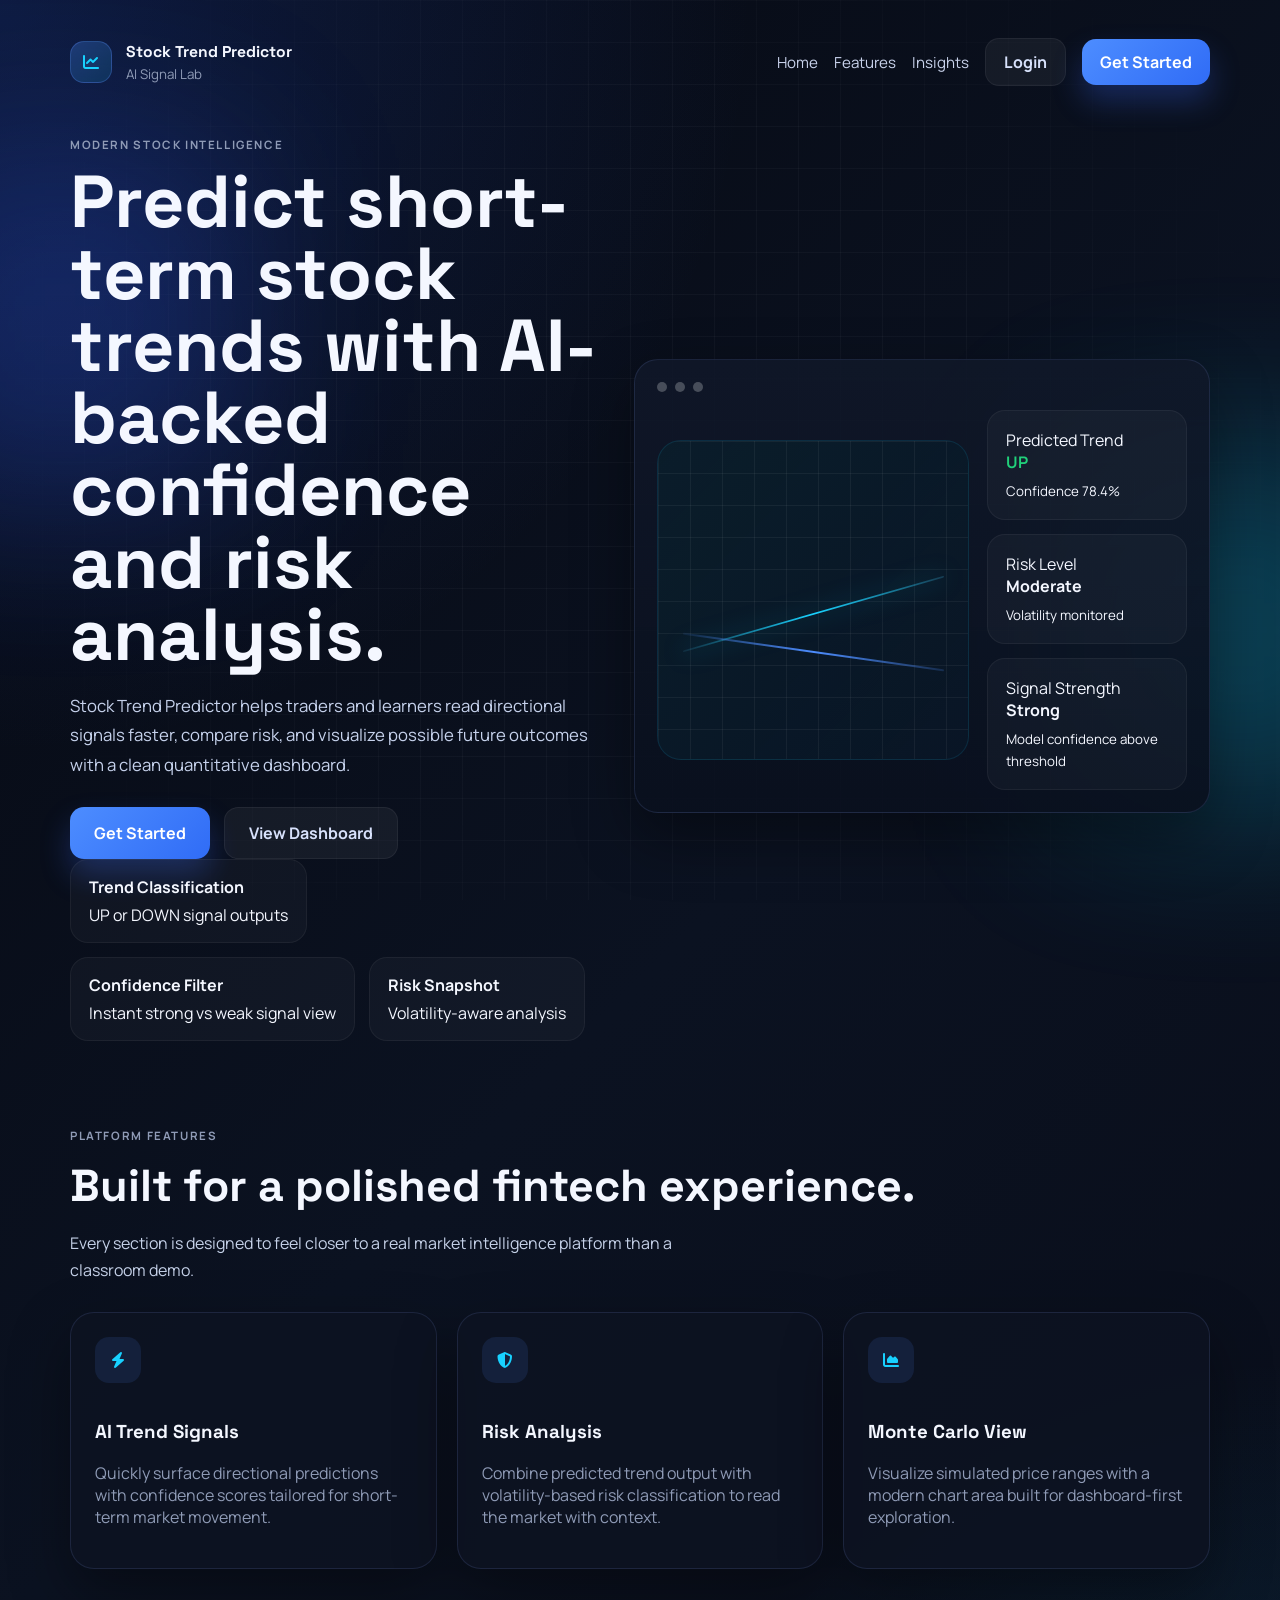
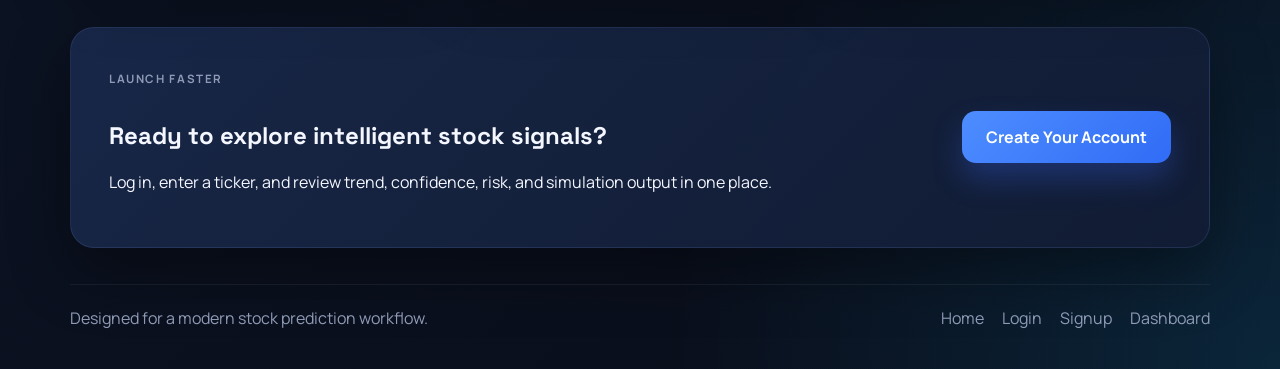
<file: index.html>
<!DOCTYPE html>
<html lang="en">
<head>
    <meta charset="UTF-8">
    <meta name="viewport" content="width=device-width, initial-scale=1.0">
    <title>Stock Trend Predictor</title>
    <link rel="preconnect" href="https://fonts.googleapis.com">
    <link rel="preconnect" href="https://fonts.gstatic.com" crossorigin>
    <link href="https://fonts.googleapis.com/css2?family=Space+Grotesk:wght@400;500;700&family=Manrope:wght@400;500;700;800&display=swap" rel="stylesheet">
    <link rel="stylesheet" href="https://cdnjs.cloudflare.com/ajax/libs/font-awesome/6.5.2/css/all.min.css">
    <meta http-equiv="Cache-Control" content="no-cache, no-store, must-revalidate">
    <meta http-equiv="Pragma" content="no-cache">
    <meta http-equiv="Expires" content="0">
    <link rel="stylesheet" href="style.css?v=4">
</head>
<body class="theme-shell" data-page="landing">
    <div class="page-glow glow-left"></div>
    <div class="page-glow glow-right"></div>

    <div class="site-frame">
        <header class="top-nav">
            <a href="index.html" class="brand">
                <span class="brand-mark"><i class="fa-solid fa-chart-line"></i></span>
                <span class="brand-copy">
                    <strong>Stock Trend Predictor</strong>
                    <small>AI Signal Lab</small>
                </span>
            </a>

            <nav class="nav-links">
                <a href="index.html">Home</a>
                <a href="#features">Features</a>
                <a href="#insights">Insights</a>
                <a href="login.html" class="button button-ghost">Login</a>
                <a href="signup.html" class="button button-primary">Get Started</a>
            </nav>

            <button class="menu-toggle" type="button" aria-label="Toggle Menu">
                <i class="fa-solid fa-bars"></i>
            </button>
        </header>

        <main>
            <section class="hero-grid">
                <div class="hero-copy">
                    <span class="eyebrow">Modern stock intelligence</span>
                    <h1>Predict short-term stock trends with AI-backed confidence and risk analysis.</h1>
                    <p>
                        Stock Trend Predictor helps traders and learners read directional signals faster,
                        compare risk, and visualize possible future outcomes with a clean quantitative dashboard.
                    </p>

                    <div class="hero-actions">
                        <a href="login.html" class="button button-primary button-large">Get Started</a>
                        <a href="dashboard.html" class="button button-ghost button-large">View Dashboard</a>
                    </div>

                    <div class="hero-stats">
                        <article class="stat-pill">
                            <strong>Trend Classification</strong>
                            <span>UP or DOWN signal outputs</span>
                        </article>
                        <article class="stat-pill">
                            <strong>Confidence Filter</strong>
                            <span>Instant strong vs weak signal view</span>
                        </article>
                        <article class="stat-pill">
                            <strong>Risk Snapshot</strong>
                            <span>Volatility-aware analysis</span>
                        </article>
                    </div>
                </div>

                <div class="hero-panel card glass-card">
                    <div class="panel-header">
                        <span class="panel-dot"></span>
                        <span class="panel-dot"></span>
                        <span class="panel-dot"></span>
                    </div>

                    <div class="hero-visual">
                        <div class="visual-chart">
                            <div class="chart-grid"></div>
                            <div class="chart-line chart-line-primary"></div>
                            <div class="chart-line chart-line-secondary"></div>
                            <div class="chart-bars">
                                <span></span>
                                <span></span>
                                <span></span>
                                <span></span>
                                <span></span>
                            </div>
                        </div>

                        <div class="hero-sidecards">
                            <article class="mini-card">
                                <span>Predicted Trend</span>
                                <strong class="positive-text">UP</strong>
                                <small>Confidence 78.4%</small>
                            </article>
                            <article class="mini-card">
                                <span>Risk Level</span>
                                <strong>Moderate</strong>
                                <small>Volatility monitored</small>
                            </article>
                            <article class="mini-card">
                                <span>Signal Strength</span>
                                <strong>Strong</strong>
                                <small>Model confidence above threshold</small>
                            </article>
                        </div>
                    </div>
                </div>
            </section>

            <section id="features" class="content-section">
                <div class="section-heading">
                    <span class="eyebrow">Platform features</span>
                    <h2>Built for a polished fintech experience.</h2>
                    <p>Every section is designed to feel closer to a real market intelligence platform than a classroom demo.</p>
                </div>

                <div class="feature-grid">
                    <article class="card feature-card">
                        <i class="fa-solid fa-bolt"></i>
                        <h3>AI Trend Signals</h3>
                        <p>Quickly surface directional predictions with confidence scores tailored for short-term market movement.</p>
                    </article>
                    <article class="card feature-card">
                        <i class="fa-solid fa-shield-halved"></i>
                        <h3>Risk Analysis</h3>
                        <p>Combine predicted trend output with volatility-based risk classification to read the market with context.</p>
                    </article>
                    <article class="card feature-card">
                        <i class="fa-solid fa-chart-area"></i>
                        <h3>Monte Carlo View</h3>
                        <p>Visualize simulated price ranges with a modern chart area built for dashboard-first exploration.</p>
                    </article>
                </div>
            </section>

            <section id="insights" class="callout card">
                <div>
                    <span class="eyebrow">Launch faster</span>
                    <h2>Ready to explore intelligent stock signals?</h2>
                    <p>Log in, enter a ticker, and review trend, confidence, risk, and simulation output in one place.</p>
                </div>
                <a href="signup.html" class="button button-primary button-large">Create Your Account</a>
            </section>
        </main>

        <footer class="site-footer">
            <span>Designed for a modern stock prediction workflow.</span>
            <div class="footer-links">
                <a href="index.html">Home</a>
                <a href="login.html">Login</a>
                <a href="signup.html">Signup</a>
                <a href="dashboard.html">Dashboard</a>
            </div>
        </footer>
    </div>

    <script src="script.js?v=4"></script>
</body>
</html>
</file>
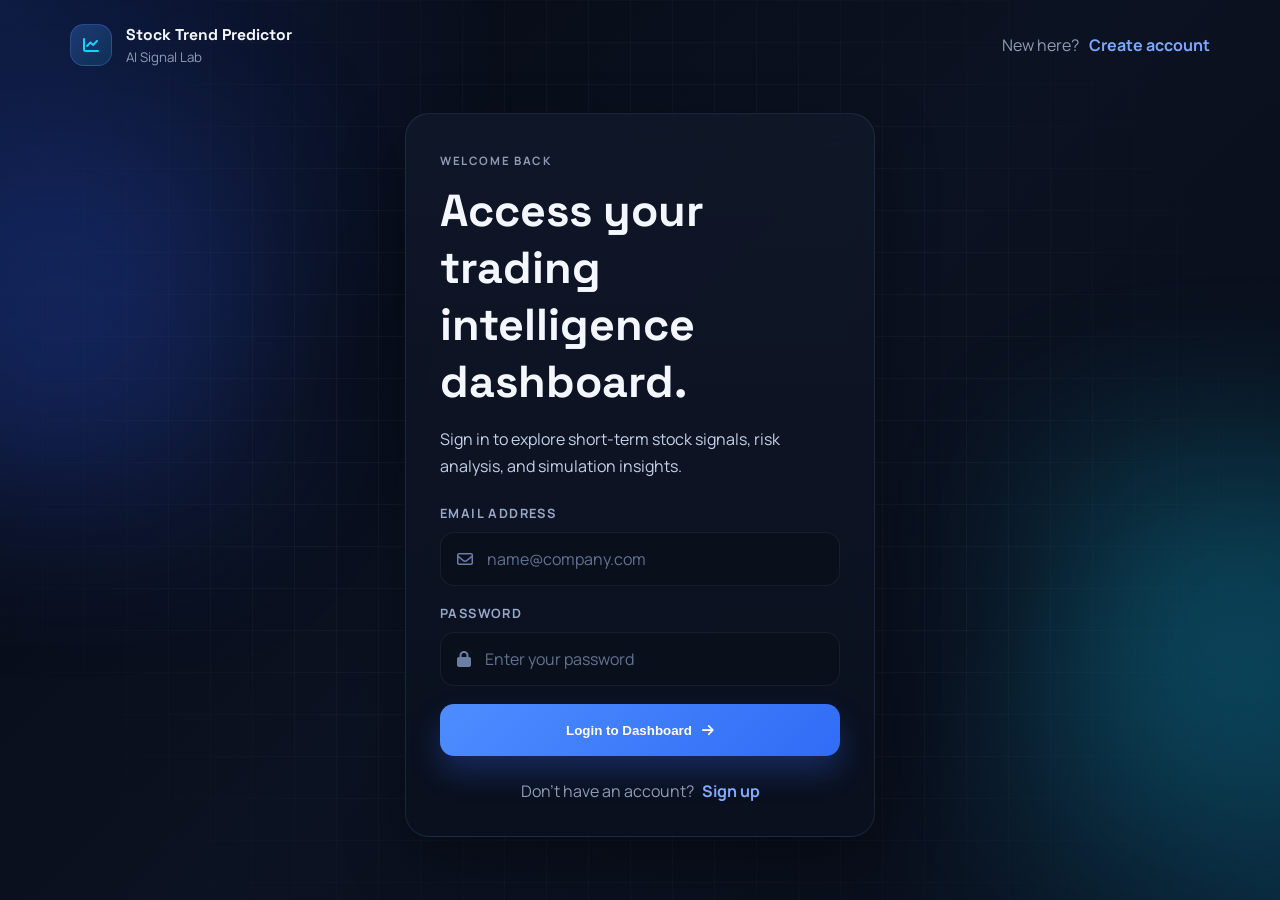
<file: login.html>
<!DOCTYPE html>
<html lang="en">
<head>
    <meta charset="UTF-8">
    <meta name="viewport" content="width=device-width, initial-scale=1.0">
    <title>Login | Stock Trend Predictor</title>
    <link rel="preconnect" href="https://fonts.googleapis.com">
    <link rel="preconnect" href="https://fonts.gstatic.com" crossorigin>
    <link href="https://fonts.googleapis.com/css2?family=Space+Grotesk:wght@400;500;700&family=Manrope:wght@400;500;700;800&display=swap" rel="stylesheet">
    <link rel="stylesheet" href="https://cdnjs.cloudflare.com/ajax/libs/font-awesome/6.5.2/css/all.min.css">
    <meta http-equiv="Cache-Control" content="no-cache, no-store, must-revalidate">
    <meta http-equiv="Pragma" content="no-cache">
    <meta http-equiv="Expires" content="0">
    <link rel="stylesheet" href="style.css?v=4">
</head>
<body class="theme-shell auth-shell" data-page="login">
    <div class="page-glow glow-left"></div>
    <div class="page-glow glow-right"></div>

    <header class="auth-topline">
        <a href="index.html" class="brand">
            <span class="brand-mark"><i class="fa-solid fa-chart-line"></i></span>
            <span class="brand-copy">
                <strong>Stock Trend Predictor</strong>
                <small>AI Signal Lab</small>
            </span>
        </a>
        <div class="auth-top-actions">
            <span>New here?</span>
            <a href="signup.html">Create account</a>
        </div>
    </header>

    <main class="auth-layout">
        <section class="auth-card card glass-card">
            <span class="eyebrow">Welcome back</span>
            <h1>Access your trading intelligence dashboard.</h1>
            <p>Sign in to explore short-term stock signals, risk analysis, and simulation insights.</p>

            <form class="auth-form" id="loginForm">
                <label class="input-group">
                    <span>Email Address</span>
                    <div class="input-wrap">
                        <i class="fa-regular fa-envelope"></i>
                        <input type="email" id="loginEmail" placeholder="name@company.com" required>
                    </div>
                </label>

                <label class="input-group">
                    <span>Password</span>
                    <div class="input-wrap">
                        <i class="fa-solid fa-lock"></i>
                        <input type="password" id="loginPassword" placeholder="Enter your password" required>
                    </div>
                </label>

                <p class="form-message error-message" id="loginError">Invalid email or password. Please try again.</p>

                <button type="submit" class="button button-primary button-large button-block">
                    Login to Dashboard
                    <i class="fa-solid fa-arrow-right"></i>
                </button>
            </form>

            <div class="auth-footer-note">
                <span>Don't have an account?</span>
                <a href="signup.html">Sign up</a>
            </div>
        </section>
    </main>

    <script src="script.js?v=4"></script>
</body>
</html>
</file>
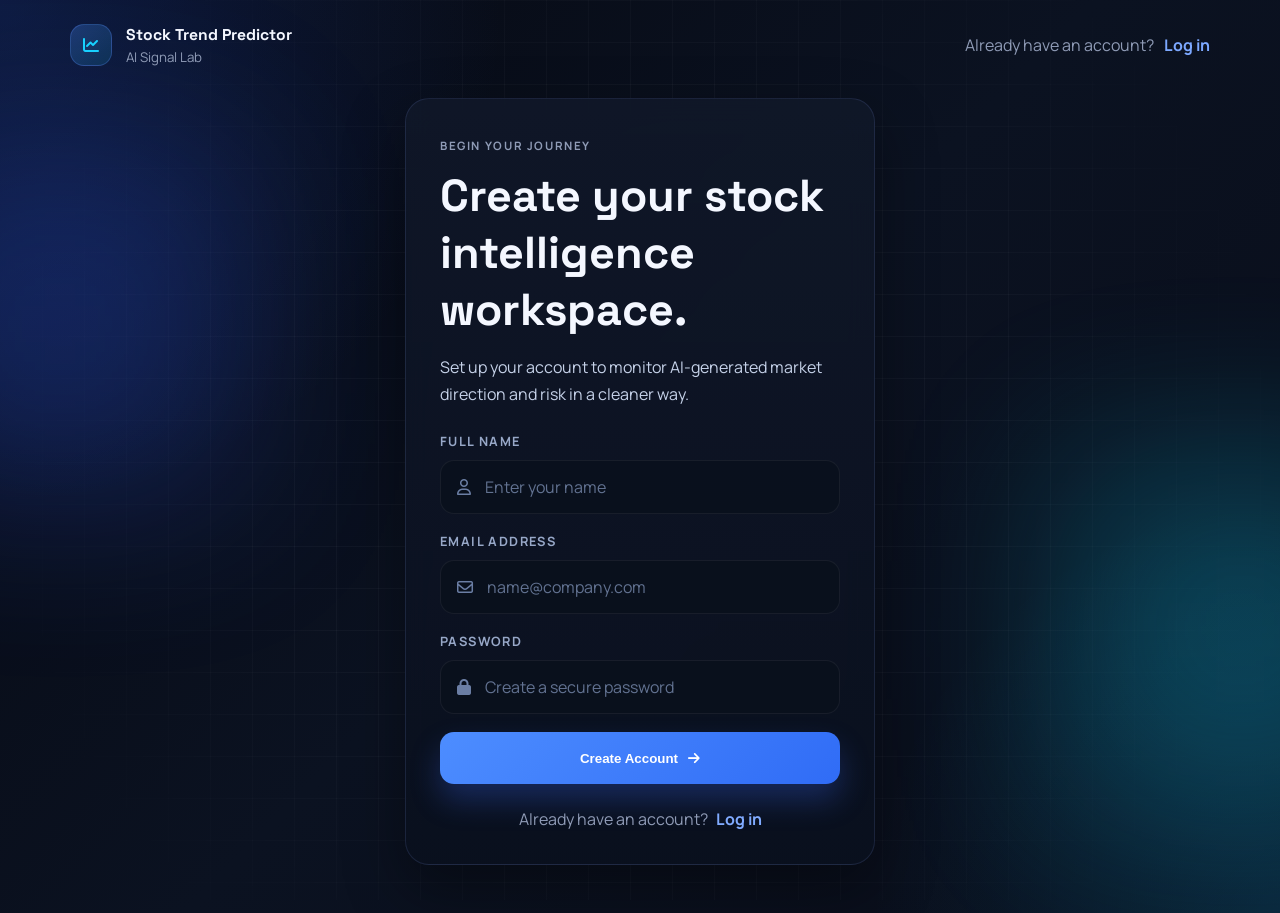
<file: signup.html>
<!DOCTYPE html>
<html lang="en">
<head>
    <meta charset="UTF-8">
    <meta name="viewport" content="width=device-width, initial-scale=1.0">
    <title>Signup | Stock Trend Predictor</title>
    <link rel="preconnect" href="https://fonts.googleapis.com">
    <link rel="preconnect" href="https://fonts.gstatic.com" crossorigin>
    <link href="https://fonts.googleapis.com/css2?family=Space+Grotesk:wght@400;500;700&family=Manrope:wght@400;500;700;800&display=swap" rel="stylesheet">
    <link rel="stylesheet" href="https://cdnjs.cloudflare.com/ajax/libs/font-awesome/6.5.2/css/all.min.css">
    <meta http-equiv="Cache-Control" content="no-cache, no-store, must-revalidate">
    <meta http-equiv="Pragma" content="no-cache">
    <meta http-equiv="Expires" content="0">
    <link rel="stylesheet" href="style.css?v=4">
</head>
<body class="theme-shell auth-shell" data-page="signup">
    <div class="page-glow glow-left"></div>
    <div class="page-glow glow-right"></div>

    <header class="auth-topline">
        <a href="index.html" class="brand">
            <span class="brand-mark"><i class="fa-solid fa-chart-line"></i></span>
            <span class="brand-copy">
                <strong>Stock Trend Predictor</strong>
                <small>AI Signal Lab</small>
            </span>
        </a>
        <div class="auth-top-actions">
            <span>Already have an account?</span>
            <a href="login.html">Log in</a>
        </div>
    </header>

    <main class="auth-layout">
        <section class="auth-card card glass-card">
            <span class="eyebrow">Begin your journey</span>
            <h1>Create your stock intelligence workspace.</h1>
            <p>Set up your account to monitor AI-generated market direction and risk in a cleaner way.</p>

            <form class="auth-form" id="signupForm">
                <label class="input-group">
                    <span>Full Name</span>
                    <div class="input-wrap">
                        <i class="fa-regular fa-user"></i>
                        <input type="text" id="signupName" placeholder="Enter your name" required>
                    </div>
                </label>

                <label class="input-group">
                    <span>Email Address</span>
                    <div class="input-wrap">
                        <i class="fa-regular fa-envelope"></i>
                        <input type="email" id="signupEmail" placeholder="name@company.com" required>
                    </div>
                </label>

                <label class="input-group">
                    <span>Password</span>
                    <div class="input-wrap">
                        <i class="fa-solid fa-lock"></i>
                        <input type="password" id="signupPassword" placeholder="Create a secure password" required>
                    </div>
                </label>

                <button type="submit" class="button button-primary button-large button-block">
                    Create Account
                    <i class="fa-solid fa-arrow-right"></i>
                </button>
            </form>

            <div class="auth-footer-note">
                <span>Already have an account?</span>
                <a href="login.html">Log in</a>
            </div>
        </section>
    </main>

    <script src="script.js?v=4"></script>
</body>
</html>
</file>
<file: style.css>
:root {
    --bg: #070b16;
    --panel: rgba(14, 21, 37, 0.82);
    --border: rgba(104, 130, 196, 0.18);
    --text: #f4f7ff;
    --muted: #8f9bb6;
    --primary: #4d8dff;
    --primary-strong: #306cf6;
    --accent: #18d1ff;
    --success: #21d07a;
    --danger: #ff5f7d;
    --shadow: 0 24px 60px rgba(0, 0, 0, 0.38);
    --radius: 24px;
    --container: 1180px;
}

* { box-sizing: border-box; }
html { scroll-behavior: smooth; }

body {
    margin: 0;
    min-height: 100vh;
    font-family: "Manrope", sans-serif;
    color: var(--text);
    background:
        radial-gradient(circle at top left, rgba(36, 76, 188, 0.28), transparent 32%),
        radial-gradient(circle at bottom right, rgba(22, 185, 255, 0.14), transparent 26%),
        linear-gradient(135deg, #060912 0%, #0b1221 50%, #090d19 100%);
    overflow-x: hidden;
}

body::before {
    content: "";
    position: fixed;
    inset: 0;
    background-image:
        linear-gradient(rgba(255, 255, 255, 0.03) 1px, transparent 1px),
        linear-gradient(90deg, rgba(255, 255, 255, 0.03) 1px, transparent 1px);
    background-size: 42px 42px;
    mask-image: radial-gradient(circle at center, black 45%, transparent 88%);
    pointer-events: none;
}

.theme-shell { position: relative; }

.page-glow {
    position: fixed;
    width: 360px;
    height: 360px;
    filter: blur(90px);
    opacity: 0.24;
    pointer-events: none;
    z-index: 0;
}

.glow-left { top: 16%; left: -120px; background: #315fff; }
.glow-right { right: -140px; bottom: 10%; background: #0ed2f7; }

a { color: inherit; text-decoration: none; }
canvas { max-width: 100%; }

.site-frame {
    position: relative;
    z-index: 1;
    max-width: var(--container);
    margin: 0 auto;
    padding: 28px 20px 40px;
}

.top-nav,
.auth-topline,
.dashboard-topbar,
.input-row,
.status-row,
.hero-grid,
.hero-actions,
.hero-stats,
.panel-header,
.hero-visual,
.section-bar,
.summary-line,
.site-footer,
.footer-links {
    display: flex;
    align-items: center;
}

.top-nav,
.auth-topline,
.dashboard-topbar,
.site-footer { justify-content: space-between; }

.top-nav { gap: 20px; padding: 10px 0 28px; }

.brand {
    display: inline-flex;
    align-items: center;
    gap: 14px;
}

.brand-mark {
    width: 42px;
    height: 42px;
    display: grid;
    place-items: center;
    border-radius: 14px;
    background: linear-gradient(145deg, rgba(74, 139, 255, 0.28), rgba(19, 213, 255, 0.12));
    border: 1px solid rgba(93, 143, 255, 0.28);
}

.brand-mark i { color: var(--accent); }

.brand-copy { display: flex; flex-direction: column; gap: 3px; }
.brand-copy strong, h1, h2, h3 { font-family: "Space Grotesk", sans-serif; }
.brand-copy strong { font-size: 0.98rem; }

.brand-copy small,
.eyebrow,
.feature-card p,
.site-footer span,
.footer-links a,
.form-message,
.auth-footer-note,
.dashboard-status,
.metric-card small,
.summary-card p { color: var(--muted); }

.nav-links {
    display: flex;
    align-items: center;
    gap: 16px;
}

.nav-links > a:not(.button) {
    font-size: 0.95rem;
    color: #c8d2eb;
}

.button {
    display: inline-flex;
    align-items: center;
    justify-content: center;
    gap: 10px;
    border: none;
    border-radius: 14px;
    padding: 12px 18px;
    font-weight: 700;
    transition: transform 0.25s ease, box-shadow 0.25s ease, background 0.25s ease;
    cursor: pointer;
}

.button:hover { transform: translateY(-2px); }

.button-primary {
    color: white;
    background: linear-gradient(135deg, var(--primary), var(--primary-strong));
    box-shadow: 0 16px 30px rgba(58, 104, 248, 0.28);
}

.button-ghost {
    color: #d7e1fb;
    background: rgba(255, 255, 255, 0.05);
    border: 1px solid rgba(255, 255, 255, 0.06);
}

.button-large { min-height: 52px; padding-inline: 24px; }
.button-block { width: 100%; }

.menu-toggle {
    display: none;
    color: white;
    background: transparent;
    border: none;
    font-size: 1.2rem;
}

.hero-grid { gap: 34px; padding: 18px 0 48px; }
.hero-grid > * { flex: 1; }

.eyebrow {
    display: inline-block;
    margin-bottom: 14px;
    text-transform: uppercase;
    letter-spacing: 0.14em;
    font-size: 0.72rem;
    font-weight: 700;
}

.hero-copy h1 {
    margin: 0;
    font-size: clamp(2.8rem, 6vw, 4.6rem);
    line-height: 0.98;
    max-width: 12ch;
}

.hero-copy p {
    max-width: 620px;
    margin: 20px 0 28px;
    font-size: 1.05rem;
    line-height: 1.75;
    color: #c6d2ec;
}

.hero-actions,
.hero-stats { gap: 14px; flex-wrap: wrap; }

.stat-pill,
.mini-card,
.metric-card,
.summary-card,
.sidebar-card {
    background: rgba(255, 255, 255, 0.03);
    border: 1px solid rgba(255, 255, 255, 0.05);
    border-radius: 18px;
}

.stat-pill { min-width: 180px; padding: 16px 18px; }
.stat-pill strong,
.mini-card strong,
.metric-card strong,
.summary-card h3,
.sidebar-card h3 {
    display: block;
    margin-bottom: 6px;
    font-size: 1rem;
}

.card {
    background: rgba(13, 19, 33, 0.88);
    border: 1px solid var(--border);
    border-radius: var(--radius);
    box-shadow: var(--shadow);
}

.glass-card {
    background: linear-gradient(180deg, rgba(16, 24, 41, 0.88), rgba(10, 16, 30, 0.92));
    backdrop-filter: blur(14px);
}

.hero-panel { padding: 22px; }
.panel-header { gap: 8px; margin-bottom: 18px; }

.panel-dot {
    width: 10px;
    height: 10px;
    border-radius: 50%;
    background: rgba(255, 255, 255, 0.24);
}

.hero-visual { gap: 18px; }

.visual-chart {
    position: relative;
    flex: 1.4;
    min-height: 320px;
    border-radius: 24px;
    overflow: hidden;
    background: linear-gradient(135deg, rgba(10, 30, 43, 0.92), rgba(9, 23, 40, 0.78));
    border: 1px solid rgba(24, 198, 255, 0.12);
}

.chart-grid {
    position: absolute;
    inset: 0;
    background-image:
        linear-gradient(rgba(255, 255, 255, 0.05) 1px, transparent 1px),
        linear-gradient(90deg, rgba(255, 255, 255, 0.05) 1px, transparent 1px);
    background-size: 32px 32px;
}

.chart-line {
    position: absolute;
    left: 8%;
    right: 8%;
    height: 2px;
    border-radius: 999px;
}

.chart-line-primary {
    top: 54%;
    background: linear-gradient(90deg, rgba(72, 205, 255, 0.1), #19d3ff, rgba(72, 205, 255, 0.2));
    transform: skewY(-16deg) scaleY(0.8);
    box-shadow: 0 0 24px rgba(25, 211, 255, 0.55);
}

.chart-line-secondary {
    top: 66%;
    background: linear-gradient(90deg, rgba(77, 141, 255, 0.08), #4d8dff, rgba(77, 141, 255, 0.18));
    transform: skewY(8deg);
}

.chart-bars {
    position: absolute;
    left: 8%;
    right: 8%;
    bottom: 12%;
    display: flex;
    align-items: end;
    gap: 14px;
}

.chart-bars span {
    flex: 1;
    border-radius: 12px 12px 0 0;
    background: linear-gradient(180deg, rgba(19, 211, 255, 0.7), rgba(40, 76, 255, 0.25));
}

.chart-bars span:nth-child(1) { height: 24%; }
.chart-bars span:nth-child(2) { height: 52%; }
.chart-bars span:nth-child(3) { height: 36%; }
.chart-bars span:nth-child(4) { height: 66%; }
.chart-bars span:nth-child(5) { height: 44%; }

.hero-sidecards { flex: 0.9; display: grid; gap: 14px; }
.mini-card { padding: 18px; }
.positive-text { color: var(--success); }
.negative-text { color: var(--danger); }

.content-section { padding: 34px 0; }
.section-heading { margin-bottom: 28px; }

.section-heading h2,
.section-bar h2,
.auth-card h1 {
    margin: 0 0 10px;
    font-size: clamp(1.8rem, 4vw, 2.8rem);
}

.section-heading p,
.auth-card p {
    max-width: 640px;
    line-height: 1.7;
    color: #c5d1e8;
}

.feature-grid,
.metrics-grid,
.dashboard-grid {
    display: grid;
    gap: 20px;
}

.feature-grid { grid-template-columns: repeat(3, minmax(0, 1fr)); }

.feature-card,
.metric-card,
.summary-card,
.dashboard-input,
.chart-card { padding: 24px; }

.feature-card i {
    display: inline-grid;
    place-items: center;
    width: 46px;
    height: 46px;
    margin-bottom: 18px;
    border-radius: 14px;
    color: var(--accent);
    background: rgba(77, 141, 255, 0.12);
}

.callout {
    margin: 24px 0 16px;
    padding: 38px;
    display: flex;
    justify-content: space-between;
    align-items: center;
    gap: 20px;
    background: linear-gradient(135deg, rgba(25, 40, 74, 0.94), rgba(18, 28, 52, 0.94));
}

.site-footer {
    margin-top: 36px;
    padding-top: 22px;
    border-top: 1px solid rgba(255, 255, 255, 0.06);
}

.footer-links { gap: 18px; flex-wrap: wrap; }

.auth-shell,
.dashboard-shell { display: flex; flex-direction: column; }

.auth-topline {
    position: relative;
    z-index: 1;
    max-width: var(--container);
    width: 100%;
    margin: 0 auto;
    padding: 24px 20px 0;
}

.auth-top-actions { display: flex; gap: 10px; color: var(--muted); }
.auth-top-actions a { color: #7ca8ff; font-weight: 700; }

.auth-layout {
    position: relative;
    z-index: 1;
    flex: 1;
    display: grid;
    place-items: center;
    padding: 32px 20px 48px;
}

.auth-card { width: min(100%, 470px); padding: 34px; }
.auth-form { display: grid; gap: 18px; margin-top: 24px; }
.input-group { display: grid; gap: 10px; }

.input-group span,
.dashboard-label span {
    font-size: 0.8rem;
    text-transform: uppercase;
    letter-spacing: 0.11em;
    color: #98a8c8;
    font-weight: 700;
}

.input-wrap,
.ticker-input-wrap {
    display: flex;
    align-items: center;
    gap: 12px;
    min-height: 54px;
    padding: 0 16px;
    border-radius: 14px;
    background: rgba(10, 16, 29, 0.88);
    border: 1px solid rgba(255, 255, 255, 0.06);
}

.input-wrap i,
.ticker-input-wrap i { color: #6b7ea4; }

input {
    width: 100%;
    background: transparent;
    border: none;
    outline: none;
    color: white;
    font: inherit;
}

input::placeholder { color: #627291; }
.form-message { margin: 0; display: none; }
.error-message.visible { display: block; color: #ff8da4; }

.auth-footer-note {
    margin-top: 24px;
    display: flex;
    justify-content: center;
    gap: 8px;
}

.auth-footer-note a { color: #80abff; font-weight: 700; }

.dashboard-frame {
    position: relative;
    z-index: 1;
    min-height: 100vh;
    display: grid;
    grid-template-columns: 280px 1fr;
    gap: 24px;
    padding: 20px;
}

.sidebar {
    padding: 22px;
    display: flex;
    flex-direction: column;
    justify-content: flex-start;
    gap: 22px;
}

.brand-sidebar { align-items: flex-start; }
.sidebar-nav { display: grid; gap: 10px; }

.sidebar-nav a {
    display: flex;
    align-items: center;
    gap: 12px;
    padding: 14px 16px;
    border-radius: 14px;
    color: #b9c7e5;
    transition: background 0.25s ease, transform 0.25s ease;
}

.sidebar-nav a:hover,
.sidebar-nav a.active {
    background: rgba(77, 141, 255, 0.14);
    color: white;
    transform: translateX(3px);
}

.sidebar-card { padding: 18px; }
.dashboard-main { display: grid; gap: 20px; }
.dashboard-topbar h1 { margin: 8px 0 0; font-size: 2.2rem; }

.dashboard-input .input-row,
.status-row {
    justify-content: space-between;
    gap: 16px;
    flex-wrap: wrap;
}

.dashboard-label { flex: 1; display: grid; gap: 10px; }
.ticker-input-wrap { min-width: 240px; }
.dashboard-status { font-size: 0.95rem; }

.loading-indicator {
    display: inline-flex;
    align-items: center;
    gap: 10px;
    color: #bcd0fb;
}

.hidden { display: none; }

.spinner {
    width: 18px;
    height: 18px;
    border: 2px solid rgba(255, 255, 255, 0.14);
    border-top-color: var(--primary);
    border-radius: 50%;
    animation: spin 0.8s linear infinite;
}

@keyframes spin { to { transform: rotate(360deg); } }

.metrics-grid { grid-template-columns: repeat(4, minmax(0, 1fr)); }
.metric-card { min-height: 148px; }
.metric-card span { color: #9cafcf; font-size: 0.88rem; }
.metric-card strong { margin: 16px 0 12px; font-size: 2rem; }

.dashboard-grid {
    grid-template-columns: minmax(0, 2.1fr) minmax(280px, 0.9fr);
}

.chart-ratio-box {
    position: relative;
    width: 100%;
    aspect-ratio: 16 / 9;
    min-height: 260px;
    margin-top: 18px;
}

.chart-ratio-box canvas {
    width: 100% !important;
    height: 100% !important;
    display: block;
}

.legend-chip {
    padding: 8px 12px;
    border-radius: 999px;
    background: rgba(77, 141, 255, 0.14);
    color: #8cb4ff;
    font-size: 0.82rem;
    font-weight: 800;
    letter-spacing: 0.08em;
}

.summary-panel { display: grid; gap: 20px; }
.summary-card h3 { font-size: 2rem; }
.market-card h3 {
    margin: 0;
    font-size: 1.35rem;
}

.market-header {
    display: flex;
    align-items: flex-start;
    justify-content: space-between;
    gap: 14px;
    margin-bottom: 14px;
}

.market-refresh {
    min-height: 40px;
    padding: 10px 14px;
    font-size: 0.85rem;
}

.market-filter-row {
    display: flex;
    flex-wrap: wrap;
    gap: 10px;
    margin-bottom: 16px;
}

.filter-chip {
    border: 1px solid rgba(255, 255, 255, 0.08);
    background: rgba(255, 255, 255, 0.04);
    color: #c7d5f2;
    border-radius: 999px;
    padding: 10px 14px;
    font: inherit;
    font-size: 0.82rem;
    font-weight: 700;
    cursor: pointer;
    transition: transform 0.2s ease, background 0.2s ease, border-color 0.2s ease;
}

.filter-chip:hover,
.filter-chip.active {
    transform: translateY(-1px);
    background: rgba(77, 141, 255, 0.16);
    border-color: rgba(77, 141, 255, 0.35);
}

.market-loading {
    margin: 0 0 12px;
    color: #9eb0d3;
}

.market-signal-list {
    display: grid;
    gap: 12px;
}

.signal-stock-card {
    padding: 16px;
    border-radius: 18px;
    background: linear-gradient(180deg, rgba(255, 255, 255, 0.05), rgba(255, 255, 255, 0.02));
    border: 1px solid rgba(255, 255, 255, 0.06);
    transition: transform 0.22s ease, box-shadow 0.22s ease, border-color 0.22s ease;
}

.signal-stock-card:hover {
    transform: translateY(-2px) scale(1.01);
    border-color: rgba(77, 141, 255, 0.28);
    box-shadow: 0 14px 30px rgba(8, 14, 30, 0.35);
}

.signal-stock-top,
.signal-stock-bottom {
    display: flex;
    align-items: center;
    justify-content: space-between;
    gap: 12px;
}

.signal-stock-top {
    margin-bottom: 14px;
}

.signal-ticker {
    font-family: "Space Grotesk", sans-serif;
    font-size: 1.05rem;
    font-weight: 700;
}

.signal-badge {
    display: inline-flex;
    align-items: center;
    gap: 8px;
    padding: 8px 12px;
    border-radius: 999px;
    font-size: 0.8rem;
    font-weight: 800;
    letter-spacing: 0.05em;
}

.signal-badge.up {
    color: #9ef0c4;
    background: rgba(33, 208, 122, 0.14);
}

.signal-badge.down {
    color: #ff9aae;
    background: rgba(255, 95, 125, 0.14);
}

.signal-dot {
    width: 8px;
    height: 8px;
    border-radius: 50%;
    background: currentColor;
    box-shadow: 0 0 14px currentColor;
}

.signal-meta {
    display: grid;
    gap: 4px;
}

.signal-meta span {
    color: #8fa2c5;
    font-size: 0.78rem;
}

.signal-meta strong {
    font-size: 0.92rem;
}

.signal-strength-text {
    font-size: 0.82rem;
    font-weight: 700;
    color: #bfd0f3;
}

.market-empty {
    padding: 16px;
    border-radius: 16px;
    background: rgba(255, 255, 255, 0.03);
    color: #98abd0;
    text-align: center;
}
.probability-stack {
    display: grid;
    gap: 10px;
    margin-top: 16px;
}

.probability-pill {
    display: flex;
    justify-content: space-between;
    align-items: center;
    gap: 12px;
    padding: 12px 14px;
    border-radius: 14px;
    background: rgba(255, 255, 255, 0.06);
}

.probability-pill span {
    color: #b9c7e5;
    font-size: 0.88rem;
}

.summary-line {
    justify-content: space-between;
    gap: 14px;
    padding: 10px 0;
    border-bottom: 1px solid rgba(255, 255, 255, 0.06);
}

.summary-line:last-child { border-bottom: 0; padding-bottom: 0; }
.strong-card { background: linear-gradient(145deg, rgba(65, 94, 255, 0.22), rgba(32, 44, 83, 0.96)); }

@keyframes floatUp {
    from { opacity: 0; transform: translateY(22px); }
    to { opacity: 1; transform: translateY(0); }
}

.site-frame > *,
.auth-layout > *,
.dashboard-main > * {
    animation: floatUp 0.7s ease both;
}

@media (max-width: 1080px) {
    .hero-grid,
    .dashboard-frame,
    .dashboard-grid,
    .feature-grid,
    .metrics-grid { grid-template-columns: 1fr; }

    .dashboard-frame { display: block; }
    .sidebar { margin-bottom: 20px; }
    .callout,
    .hero-visual { flex-direction: column; align-items: stretch; }
}

@media (max-width: 820px) {
    .nav-links {
        display: none;
        position: absolute;
        top: 82px;
        right: 20px;
        flex-direction: column;
        align-items: stretch;
        width: min(260px, calc(100vw - 40px));
        padding: 16px;
        border-radius: 18px;
        background: rgba(12, 18, 32, 0.96);
        border: 1px solid rgba(255, 255, 255, 0.08);
        box-shadow: var(--shadow);
    }

    .nav-links.open { display: flex; }
    .menu-toggle { display: inline-flex; }
    .top-nav { position: relative; }
}

@media (max-width: 640px) {
    .site-frame,
    .auth-topline,
    .auth-layout,
    .dashboard-frame { padding-inline: 14px; }

    .hero-copy h1 { font-size: 2.5rem; }

    .auth-card,
    .dashboard-input,
    .feature-card,
    .chart-card,
    .metric-card,
    .summary-card { padding: 20px; }

    .top-nav,
    .auth-topline,
    .dashboard-topbar {
        align-items: flex-start;
        flex-direction: column;
    }
}
</file>
